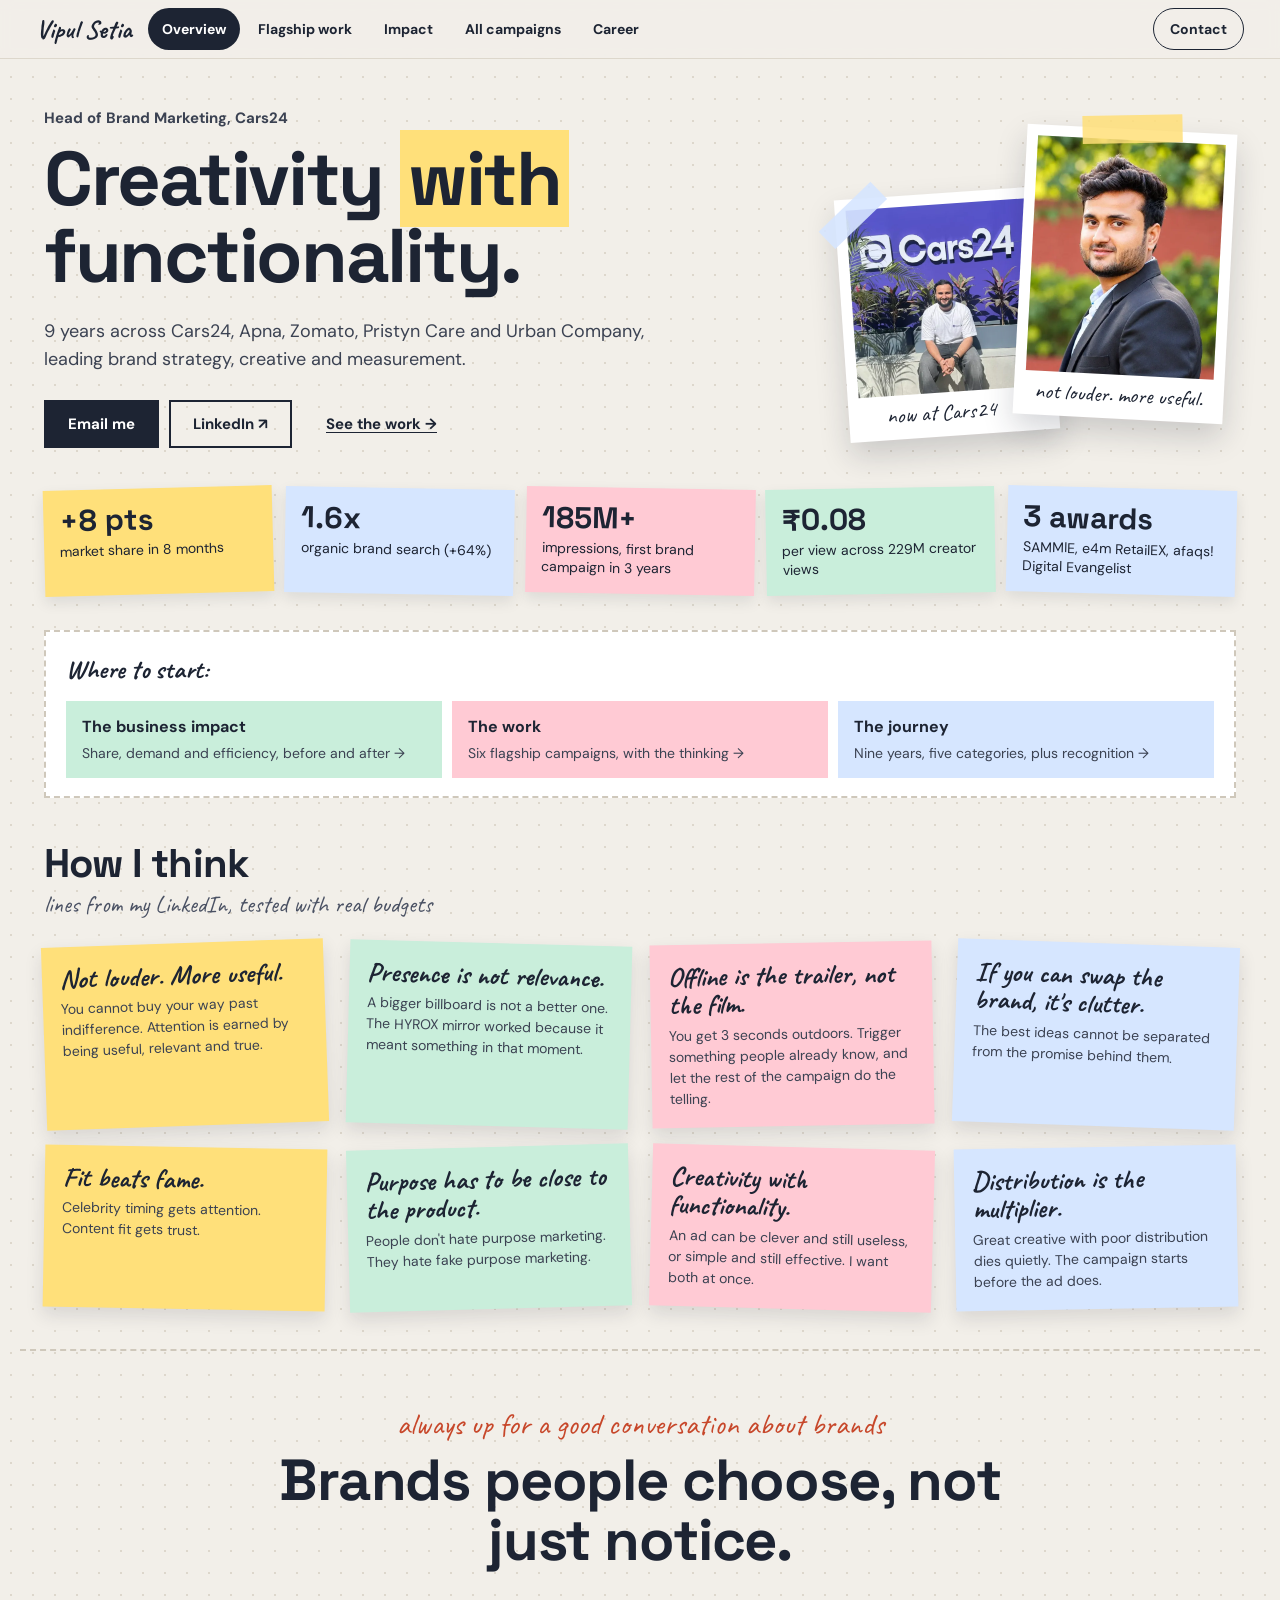
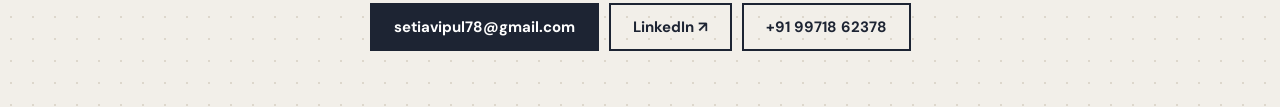
<file: index.html>
<!doctype html>
<html lang="en">
<head>
<meta charset="utf-8">
<meta name="viewport" content="width=device-width, initial-scale=1">
<title>Vipul Setia · Head of Brand Marketing · Portfolio</title>
<meta name="description" content="Vipul Setia, Head of Brand Marketing at Cars24. I make brands useful, then I prove it.">
<link rel="canonical" href="https://setiavipul78.github.io/portfolio/">
<meta property="og:title" content="Vipul Setia · Head of Brand Marketing">
<meta property="og:description" content="I make brands useful. Then I prove it. 32 campaigns, with the thinking and the numbers.">
<meta property="og:url" content="https://setiavipul78.github.io/portfolio/">
<meta property="og:image" content="https://setiavipul78.github.io/portfolio/assets/images/og-image.jpg">
<meta name="twitter:card" content="summary_large_image">
<link rel="icon" href="portfolio/assets/images/favicon.svg" type="image/svg+xml">
<meta http-equiv="refresh" content="0; url=portfolio/">
<script>location.replace('portfolio/' + location.hash);</script>
</head>
<body>
<p>Taking you to <a href="portfolio/">Vipul Setia's portfolio</a>…</p>
</body>
</html>
</file>
